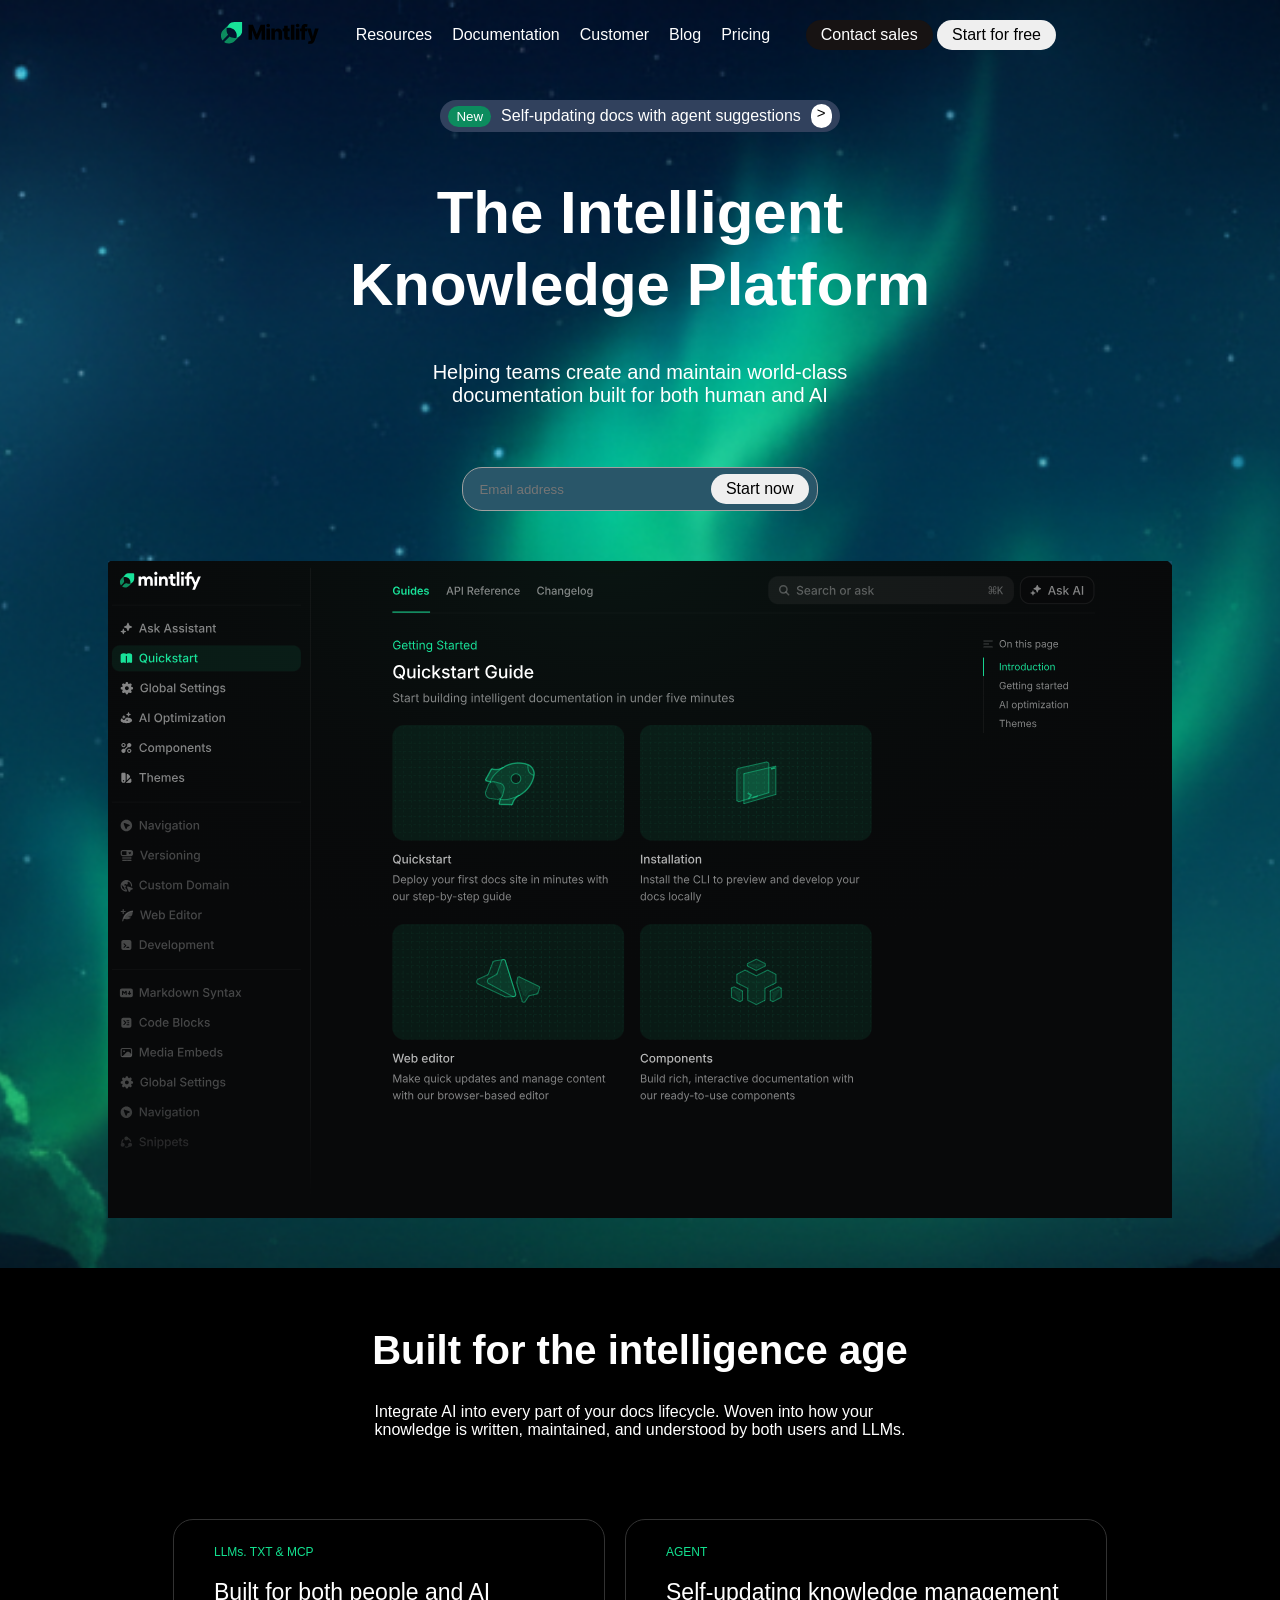
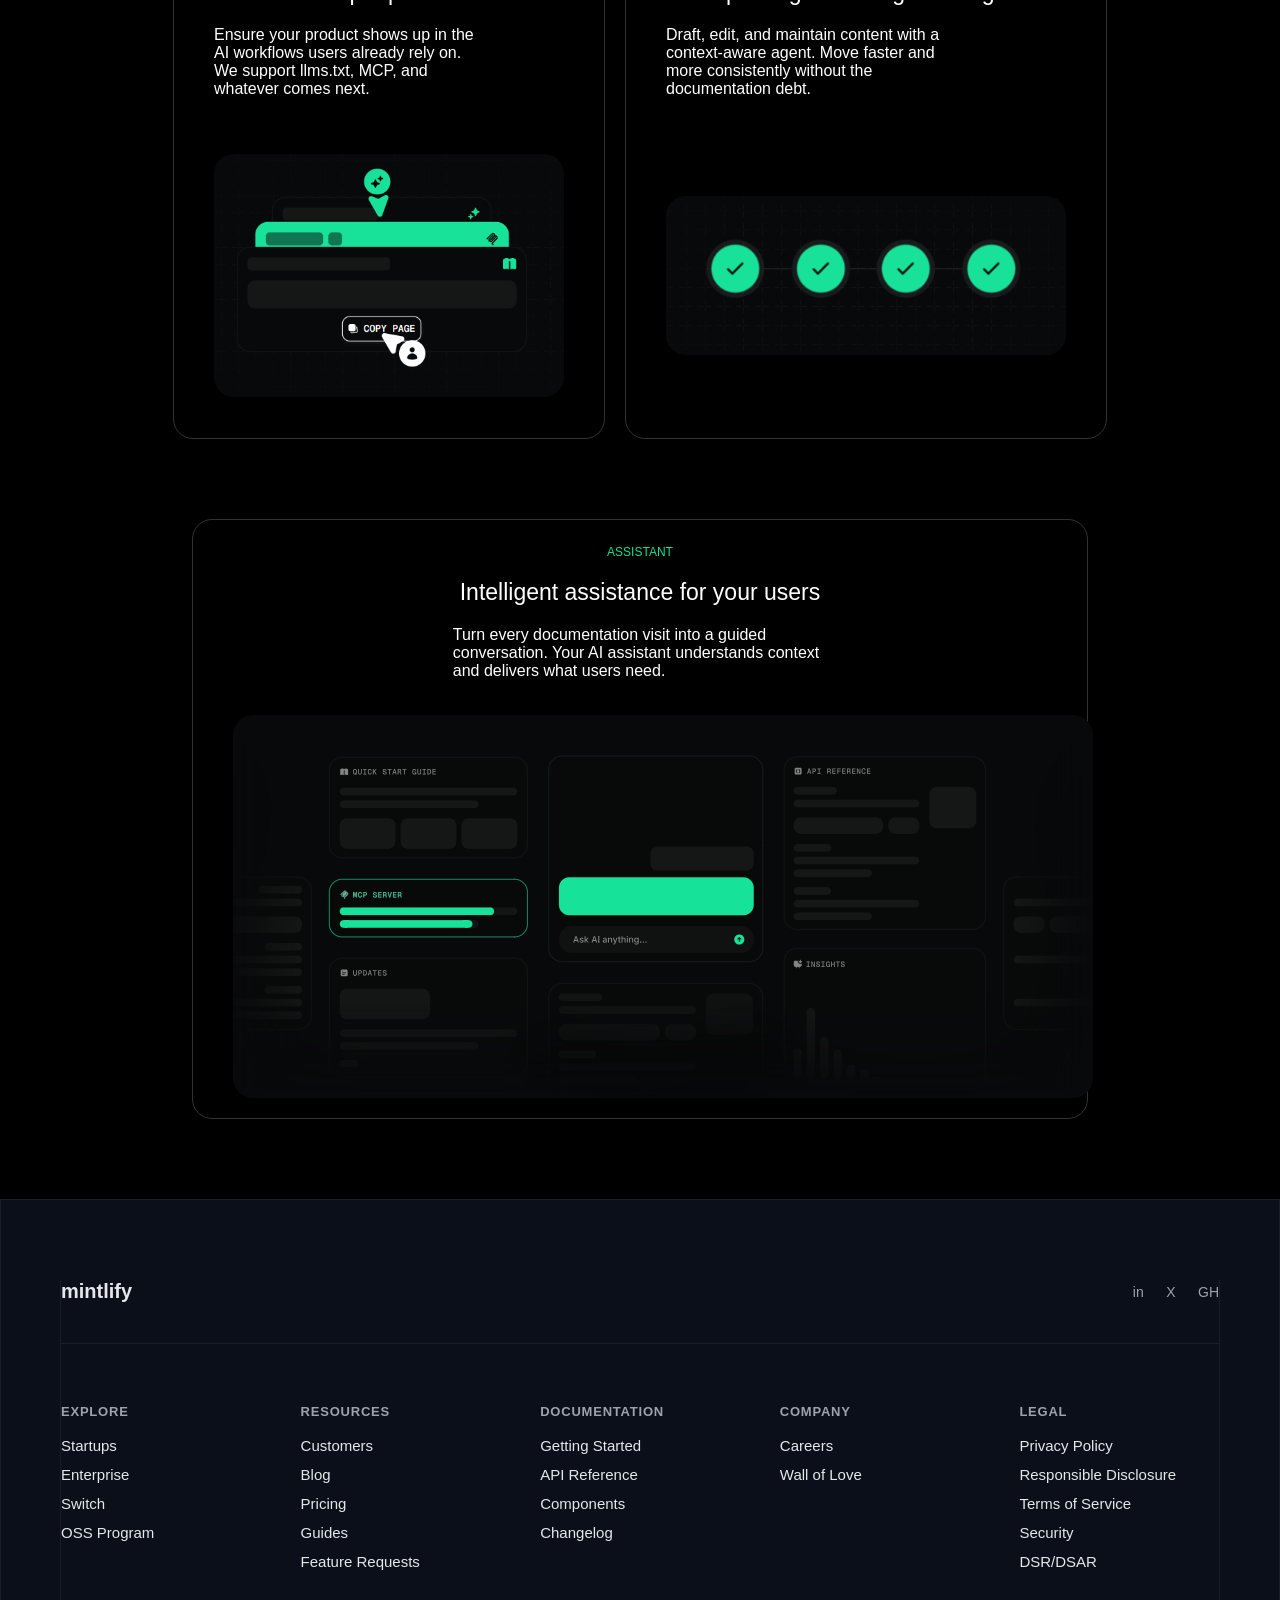
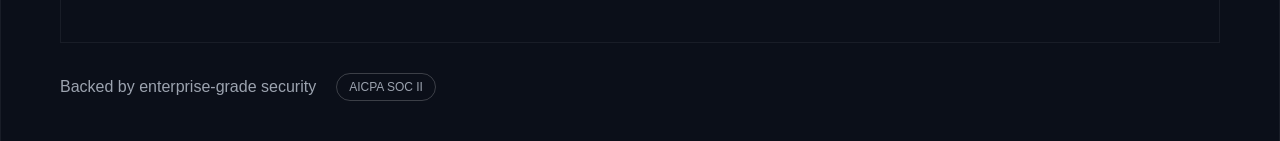
<file: index.html>
<!DOCTYPE html>
<html lang="en">
<head>
    <meta charset="UTF-8">
    <meta name="viewport" content="width=device-width, initial-scale=1.0">
    <title>Mintlify-The Intelligent Documentation</title>
    <link rel="stylesheet" href="style.css">
    
</head>
<body>
    <header>
        <section class="section-1">
            <nav class="navigation">
                <div class="brand">
                    <img src="./logo.svg" alt="" class="brand-name">
                </div>
                <div class="nav-links">
                    <ul>
                        <li><a href="#">Resources</a></li>
                        <li><a href="#">Documentation</a></li>
                        <li><a href="#">Customer</a></li>
                        <li><a href="#">Blog</a></li>
                        <li><a href="#">Pricing</a></li>
                    </ul>
                </div>
                <div class="nav-buttons">
                    <button class="contact-sales">Contact sales</button>
                    <button class="start-cta">Start for free</button>
                </div>
            </nav>
        </section>

        <section class="section-2">
            <div class="hero-container">
                <div class="bar1">
                    <button>New</button>
                    <p>Self-updating docs with agent suggestions</p>
                    <p class="next-icon">></p>
                </div>
                <h1>The Intelligent <br> Knowledge Platform</h1>
                    <p class="desc">Helping teams create and maintain world-class  <br> documentation built for both human and AI</h2>

                    <div class=" bar2">
                        <form action="submit">
                            <input type="email" placeholder="Email address">
                            <button>Start now</button>
                        </form>
                    </div>

                    <img src="./mintlify-image.png" alt="mintlify">
                </div>
                
            </section>

        </header>
        <section class="section2">
            <!-- <img src="./companies.png" alt=""> -->
            <div class="second-container">
            <h2>Built for the intelligence age</h2>
            <p>Integrate AI into every part of your docs lifecycle. Woven into how your<br>knowledge is written, maintained, and understood by both users and LLMs.</p>

            <div class="box">
                <div class="box1">
                    <p class="green-p">LLMs. TXT & MCP</p>
                    <h3>Built for both people and AI</h3>
                    <p id="box1-desc">Ensure your product shows up in the AI workflows users already rely on. We support llms.txt, MCP, and whatever comes next.</p>

                    <img src="./box1.png" alt="box1" width="350px">
                </div>
                <div class="box2">
                    <p class="green-p">AGENT</p>
                    <h3>Self-updating knowledge management</h3>
                    <p id="box2-desc">Draft, edit, and maintain content with a context-aware agent. Move faster and more consistently without the documentation debt.</p>

                    <img src="./box2.png" alt="box2" width="400px">
                </div>
            </div>
            <div class="box3">
                <p class="green-p">ASSISTANT</p>
                <h3>Intelligent assistance for your users</h3>
                <p id="box3-desc">Turn every documentation visit into a guided conversation. Your AI assistant understands context and delivers what users need.</p>

                <img src="./box3.png" alt="box3">
            </div>
            </div>
        </section> 




        <!-- footer -->
        
        <footer class="footer">
  <div class="footer-container">

    <!-- TOP BAR -->
    <div class="footer-top">
      <div class="footer-logo">mintlify</div>

      <div class="footer-social">
        <a href="#">in</a>
        <a href="#">X</a>
        <a href="#">GH</a>
      </div>
    </div>

    <!-- LINK GRID -->
    <div class="footer-grid">

      <div class="footer-col">
        <h4>Explore</h4>
        <a href="#">Startups</a>
        <a href="#">Enterprise</a>
        <a href="#">Switch</a>
        <a href="#">OSS Program</a>
      </div>

      <div class="footer-col">
        <h4>Resources</h4>
        <a href="#">Customers</a>
        <a href="#">Blog</a>
        <a href="#">Pricing</a>
        <a href="#">Guides</a>
        <a href="#">Feature Requests</a>
      </div>

      <div class="footer-col">
        <h4>Documentation</h4>
        <a href="#">Getting Started</a>
        <a href="#">API Reference</a>
        <a href="#">Components</a>
        <a href="#">Changelog</a>
      </div>

      <div class="footer-col">
        <h4>Company</h4>
        <a href="#">Careers</a>
        <a href="#">Wall of Love</a>
      </div>

      <div class="footer-col">
        <h4>Legal</h4>
        <a href="#">Privacy Policy</a>
        <a href="#">Responsible Disclosure</a>
        <a href="#">Terms of Service</a>
        <a href="#">Security</a>
        <a href="#">DSR/DSAR</a>
      </div>

    </div>

    <!-- BOTTOM BAR -->
    <div class="footer-bottom">
      <p>Backed by enterprise-grade security</p>
      <span class="badge">AICPA SOC II</span>
    </div>

  </div>
</footer>

</body>
</html>
</file>
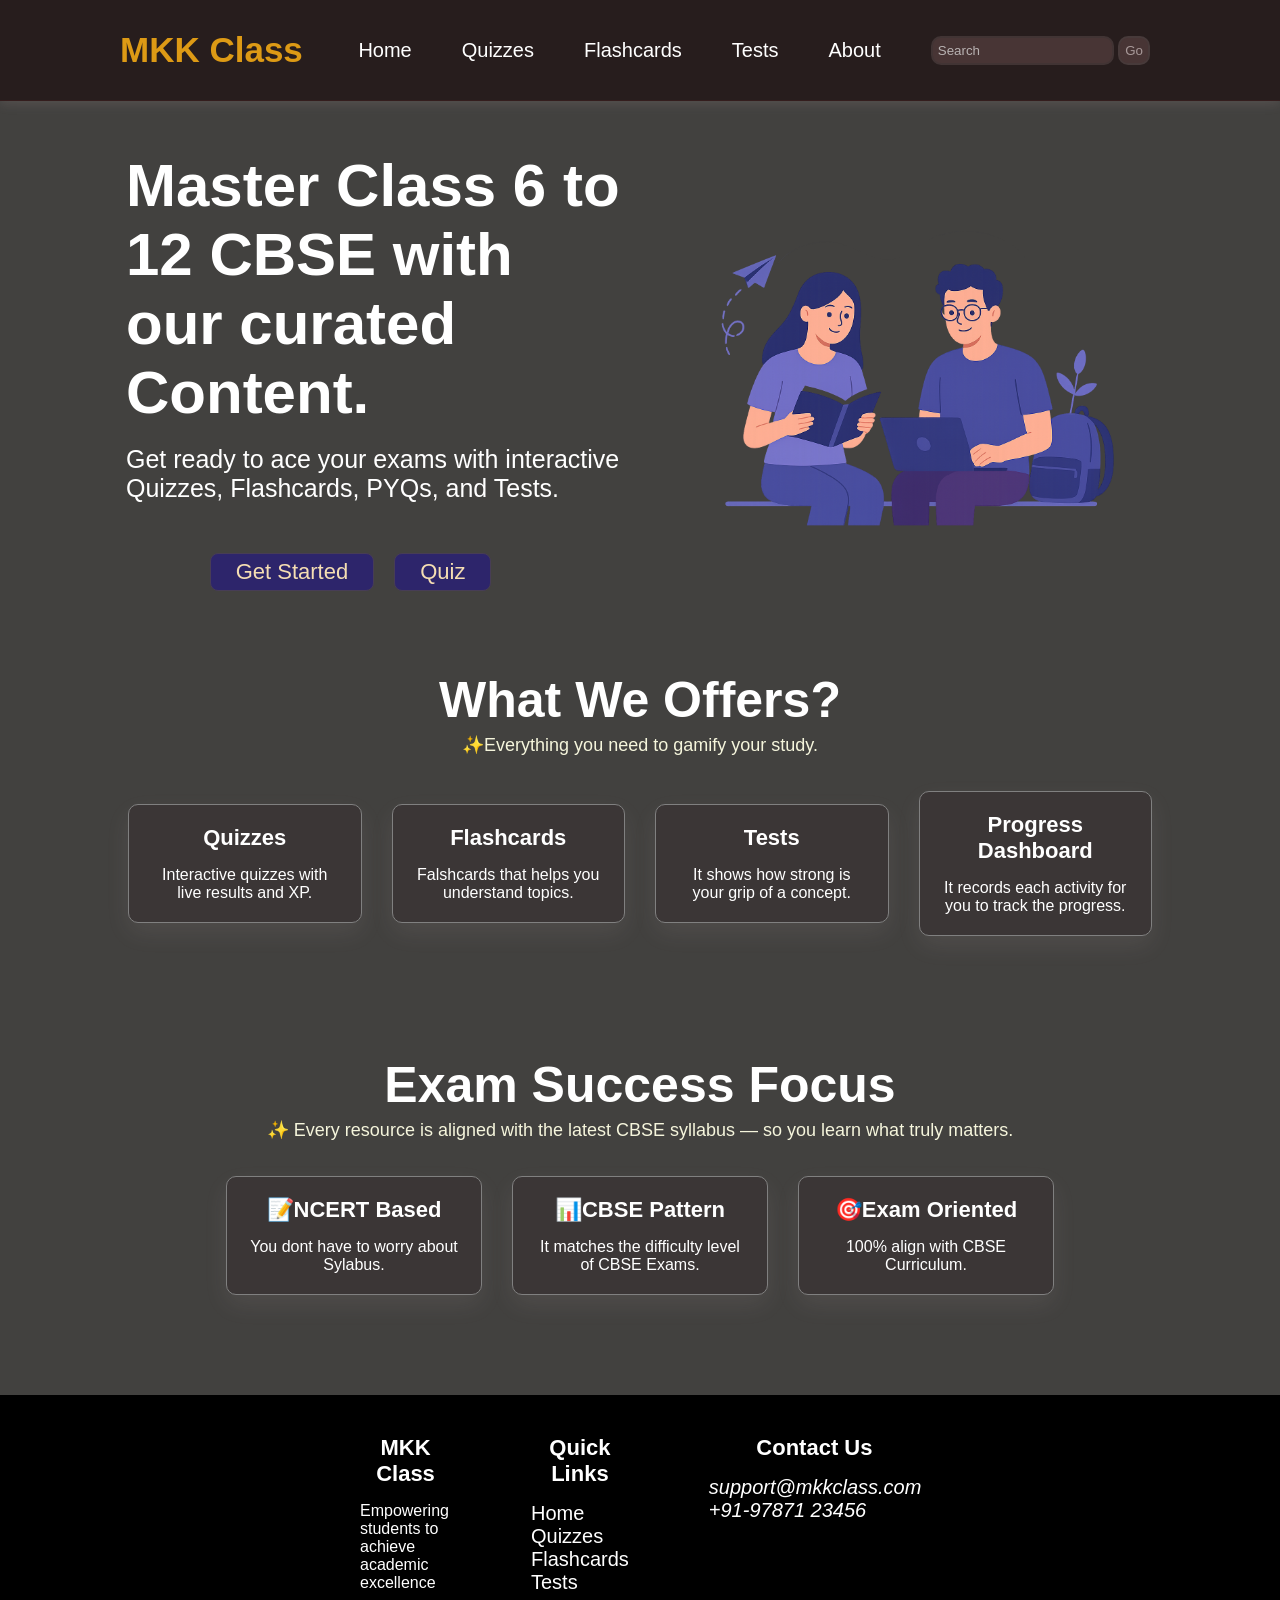
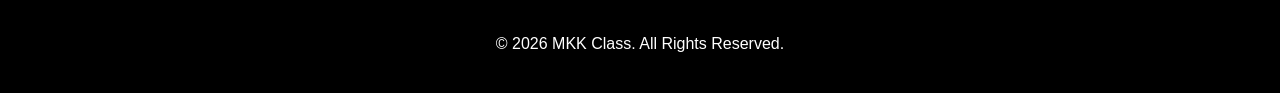
<file: MKK HTML/index.html>
<!DOCTYPE html>
<html lang="en">
<head>
    <meta charset="UTF-8">
    <meta name="viewport" content="width=device-width, initial-scale=1.0">
    <title>MKK Home</title>
    <link rel="stylesheet" href="index.css">
</head>
<body>
    <header>
        <nav class="navigation">
            <div class="logo-text">MKK Class </div>

            <ul class="navigation-lists">
                <li><a href="#">Home</a></li>
                <li><a href="#">Quizzes</a></li>
                <li><a href="#">Flashcards</a></li>
                <li><a href="#">Tests</a></li>
                <li><a href="#">About</a></li>

                <form class="search-container" action="/search" method="get">
                    <input class="search-box" type="text" placeholder="Search" name="search">
                    <button class="submit">Go</button>
                </form>

            </ul>
        </nav>
    </header>

    <main>

        <!-- Section1 -->

        <section class="hero-layout">

            <article class="content-wrapper">
                <h1 id="hero-title"><b>Master Class 6 to 12 CBSE with our curated Content.</b></h1> <br>
                <p id="hero-sub">Get ready to ace your exams with interactive Quizzes, Flashcards, PYQs, and Tests.</p>
                <div class="cta-buttons">
                <a href="#link" class="cta-button">Get Started</a>
                <a href="#link" class="cta-button">Quiz</a>
                </div>
            </article>

            <figure class="image-wrapper">
                <img src="Heropage image.png" alt="Heropage image">
            </figure>

        </section>

        <!-- Section2 -->

        <section class="cards">
            <div class="card-sub">
            <h2>What We Offers?</h2>
            <p>✨Everything you need to gamify your study.</p>
            </div>
            
            <div class="cards-container">

                <div class="card">
                    <h3>Quizzes</h3>
                    <p>Interactive quizzes with live results and XP.</p>
                </div>
                <div class="card">
                    <h3>Flashcards</h3>
                    <p>Falshcards that helps you understand topics.</p>
                </div>
                <div class="card">
                    <h3>Tests</h3>
                    <p>It shows how strong is your grip of a concept.</p>
                </div>
                <div class="card">
                    <h3>Progress Dashboard</h3>
                    <p>It records each activity for you to track the progress.</p>
                </div>

            </div>
        </section>

        <!-- Section3 -->
        <section class="cards">
            <div class="card-sub">
            <h2>Exam Success Focus</h2>
            <p>✨ Every resource is aligned with the latest CBSE syllabus — so you learn what truly matters.</p>
            </div>

            <div class="cards-container">

                <div class="card">
                    <h3>📝NCERT Based</h3>
                    <p>You dont have to worry about Sylabus.</p>
                </div>
                <div class="card">
                    <h3>📊CBSE Pattern</h3>
                    <p>It matches the difficulty level of CBSE Exams.</p>
                </div>
                <div class="card">
                    <h3>🎯Exam Oriented</h3>
                    <p>100% align with CBSE Curriculum.</p>
                </div>

            </div>
        </section>

    </main>

    <footer class="hero-footer">
        <section class="footer-nav">
            <div class="footer-div">
                <h3>MKK Class</h3>
                <p>Empowering students to achieve academic excellence</p>
            </div>
            <div class="footer-div">
                <h3>Quick Links</h3>
                <ul>
                    <li><a href="#">Home</a></li>
                    <li><a href="#">Quizzes</a></li>
                    <li><a href="#">Flashcards</a></li>
                    <li><a href="#">Tests</a></li>
                </ul>
            </div>
            <div class="footer-div">
                <h3>Contact Us</h3>
                <address>
                    <ul>
                        <li><a href="mailto:support@mkkclass.com">support@mkkclass.com</a></li>
                        <li><a href="tel:+91-97871 23456">+91-97871 23456</a></li>
                    </ul>
                </address>
            </div>
        </section>
        <p class="footer-copy">&copy; 2026 MKK Class. All Rights Reserved.</p>
    </footer>

</body>
</html>
</file>
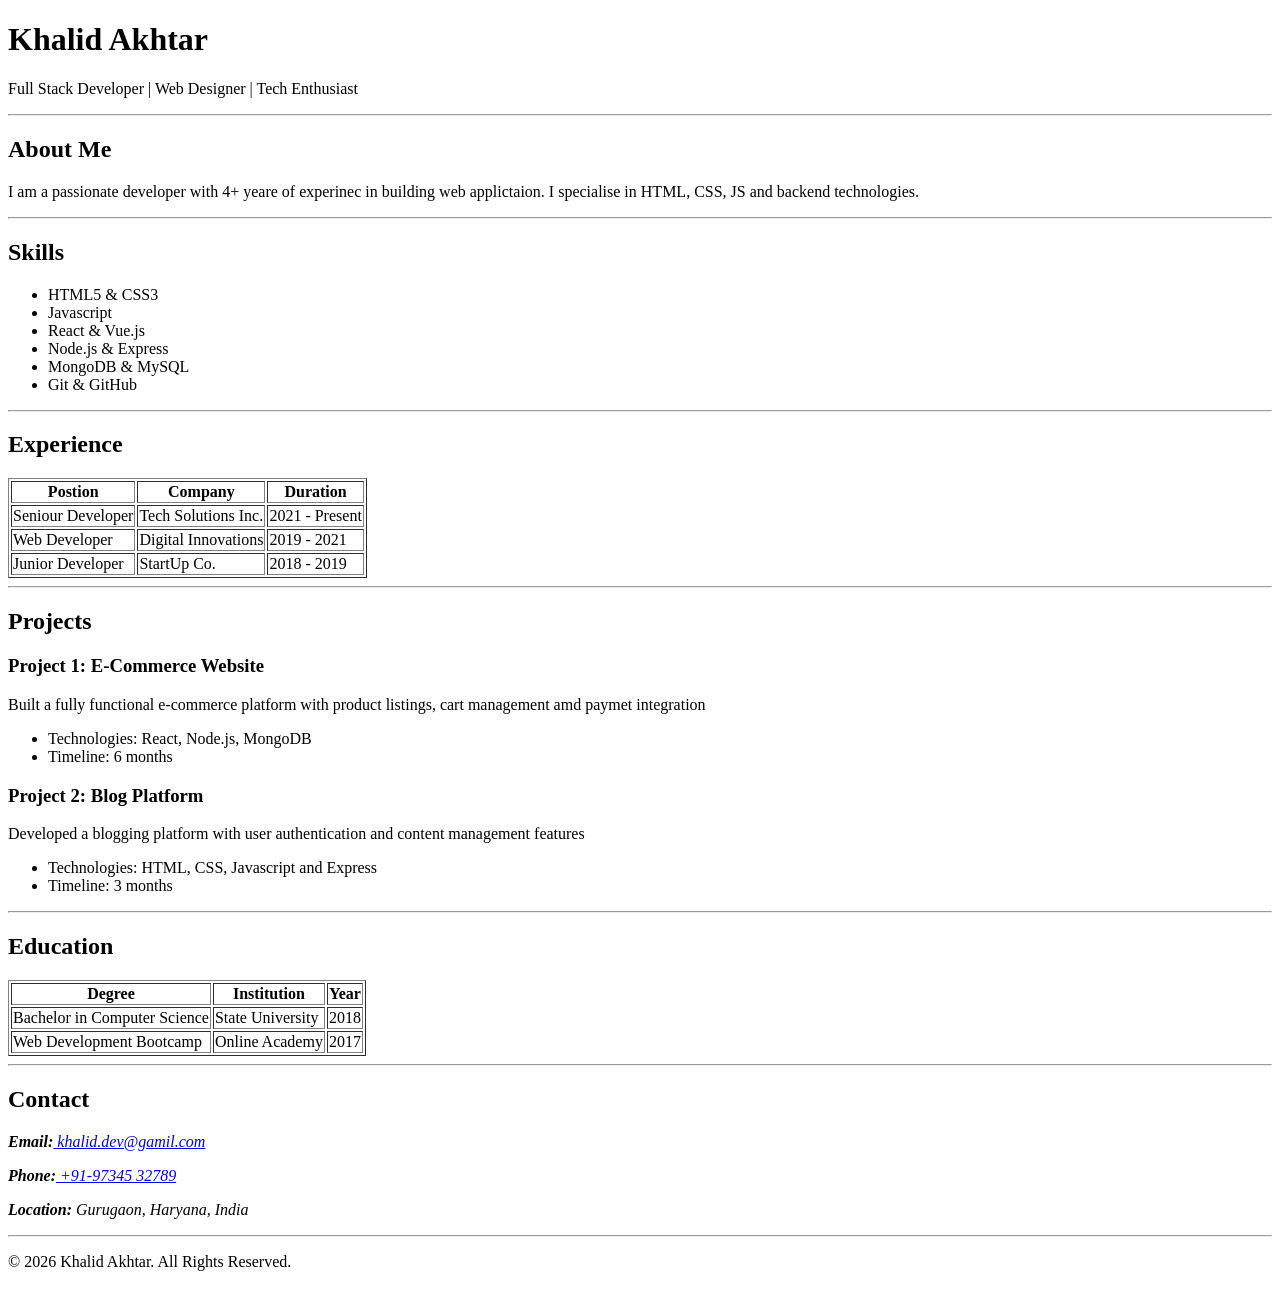
<file: HTML/Khalid Resume.html>
<!DOCTYPE html>
<html lang="en">
<head>
  <meta charset="UTF-8">
  <meta name="viewport" content="width=device-width, initial-scale=1.0">
  <title>Khalid Resume</title>
</head>
<body>
  <header>
    <h1>Khalid Akhtar</h1>
    <p>Full Stack Developer | Web Designer | Tech Enthusiast</p> 
    <hr>
  </header>

  <main>
    <!-- About Me -->
    <section>
      <h2>About Me</h2>
      <p>I am a passionate developer with 4+ yeare of experinec in building web applictaion. I specialise in HTML, CSS, JS and backend technologies.</p>
    </section> <hr>

    <section>
      <!-- Skills -->
      <h2>Skills</h2>
      <ul>
        <li>HTML5 &amp; CSS3</li>
        <li>Javascript</li>
        <li>React &amp; Vue.js</li>
        <li>Node.js &amp; Express</li>
        <li>MongoDB &amp; MySQL</li>
        <li>Git &amp; GitHub</li>
      </ul>
    </section> <hr>

    <section>
      <!-- Experience -->
      <h2>Experience</h2>
       <table border="1">
        <thead>
          <tr>
            <th>Postion</th>
            <th>Company</th>
            <th>Duration</th>
          </tr>
        </thead>
        <tbody>
          <tr>
          <td>Seniour Developer</td>
          <td>Tech Solutions Inc.</td>
          <td>2021 - Present </td>
        </tr>
          <tr>
          <td>Web Developer</td>
          <td>Digital Innovations</td>
          <td>2019 - 2021</td>
        </tr>
          <tr>
          <td>Junior Developer</td>
          <td>StartUp Co.</td>
          <td>2018 - 2019 </td>
        </tr>
        </tbody>
       </table>
    </section> <hr>

    <section>
      <!-- Projects -->
      <h2>Projects</h2>
      <article>
        <h3>Project 1: E-Commerce Website</h3>
        <p>Built a fully functional e-commerce platform with product listings, cart management amd paymet integration</p>
        <ul>
          <li>Technologies: React, Node.js, MongoDB</li>
          <li>Timeline: 6 months</li>
        </ul>
      </article>

      <article>
        <h3>Project 2: Blog Platform</h3>
        <p>Developed a blogging platform with user authentication and content management features</p>
        <ul>
          <li>Technologies: HTML, CSS, Javascript and Express</li>
          <li>Timeline: 3 months</li>
        </ul>
      </article>
    </section> <hr>

    <!-- Education -->
    <section>
      <h2>Education</h2>
       <table border="1">
        <thead>
          <tr>
            <th>Degree</th>
            <th>Institution</th>
            <th>Year</th>
          </tr>
        </thead>
        <tbody>
          <tr>
          <td>Bachelor in Computer Science</td>
          <td>State University</td>
          <td>2018 </td>
        </tr>
          <tr>
          <td>Web Development Bootcamp</td>
          <td>Online Academy</td>
          <td>2017</td>
        </tr>
        </tbody>
       </table>
    </section> <hr>

    <!-- Contact -->
    <section>
      <h2>Contact</h2>
       <address>
        <p><strong>Email:</strong><a href="mailto:khalid.dev@gamil.com"> khalid.dev@gamil.com</a></p>
        <p><strong>Phone:</strong><a href="tel:+91-97345 32789"> +91-97345 32789</a></p>
        <p><strong>Location:</strong> Gurugaon, Haryana, India</p>
       </address>
    </section><hr>
  </main>

  <footer>
    <p>&copy; 2026 Khalid Akhtar. All Rights Reserved.</p>
  </footer><br>
</body>
</html>
</file>
<file: style.css>
*{
    margin: 0;
    padding: 0;
    box-sizing: border-box;
}

body{
    background-color: black;
    font-family: 'Segoe UI', Tahoma, Geneva, Verdana, sans-serif;
    background: url(./heropage.png);
    background-position: center;
    background-size: cover;
    background-repeat: no-repeat;
    height: 185vh;
    
}

.brand img{
    width: 100px;
}

.section-1 {
    margin: 0 120px;
    

}

.navigation{
    width: 90%;
    display: flex;
    justify-content: space-between;
    align-items: center;
    margin: 20px 0;
    position: sticky;
    top: 0;
}
nav{
    position: sticky;
    top: 0;
}

.brand img{
    margin-left: 100px;
}

.nav-links ul{
    display: flex;
    justify-content: center;
    align-items: center;
    gap: 20px;
}

.nav-links li{
    list-style: none;
}
.nav-links a{
    text-decoration: none;
    list-style: none;
    color: #ffffff;
}

.nav-buttons button{
    font-size: 16px;
    font-weight: 500;
    padding: 6px 15px;
    border-radius: 20px;
    border: none;
}

.contact-sales{
    background-color: rgb(23, 19, 19);
    color: #ffffff;
}


.hero-container{
    display: flex;
    flex-direction: column;
    justify-content: center;
    align-items: center;
    margin: 50px auto;
}

.bar1{
    display: flex;
    justify-content: center;
    align-items: center;
    gap: 10px;
    background-color:#31415d;
    color: #ffffff;
    padding: 4px 8px;
    border-radius: 20px;
    margin-bottom: 15px;
}

.bar1 button{
    background-color: #0C8C5E;
    color: #ffffff;
    padding: 3px 8px;
    border: none;
    border-radius: 20px;
}

.next-icon{
    background-color: #ffffff;
    color: #000000;
    border: none;
    padding: 0.1px 6px;
    border-radius: 50px;
    height: 24px;
    font-size: 15px;
}

h1{
    font-size: 60px;
    color: #ffffff;
    text-align: center;
    margin: 30px auto;
    line-height: 1.2;
}

.desc{
    font-size: 20px;
    font-weight: 200px;
    color: #ffffff;
    text-align: center;
    margin: 10px auto;
}

.bar2{
    display: flex;
    justify-content: center;
    align-items: center;
    gap: 10px;
    background-color:#295669;
    color: #ffffff;
    padding:6px 8px;
    border-radius: 20px;
    border: 1px solid #a0a0a0;
    margin: 50px auto;
}

input{
    background-color:#295669;
    border:none;
    padding: 4px 8px;
}

.bar2 button{
    font-size: 16px;
    font-weight: 500;
    padding: 6px 15px;
    border-radius: 20px;
    border: none;
    margin-left: 50px;
}


.section2{
background-color: #000000;
color: #ffffff;
}

.second-container{
    display: flex;
    flex-direction: column;
    justify-content: center;
    align-items: center;
    gap: 30px;
    margin-top: 50px;
}

.box{
    display: flex;
    justify-content: center;
    align-items: center;
    gap: 20px;
    margin: 50px;
    width: 70%;
}

.box1, .box2{
    border: 1px solid rgb(50, 50, 50);
    border-radius: 20px;
    padding: 5px 40px;
    display: flex;
    flex-direction: column;
    gap: 20px;
    height: 520px;
    width: 70%;
}

.box2 img{
    margin-top: 40px;
    border-radius: 20px;
    margin: auto;
}

.box1 img{
    border-radius: 20px;
    margin: auto;
}

.box3 img{
    border-radius: 20px;
    margin: auto;
}




.box1 h3{
    font-size: 23px;
    font-weight: 500;
}

.box2 h3{
    font-size: 23px;
    font-weight: 500;
}

.box3 h3{
    font-size: 23px;
    font-weight: 500;
}

#box1-desc {
    width: 75%;
    font-size: 16px;
}

#box2-desc{
    width: 75%;
    font-size: 16px;
}

#box3-desc{
    font-size: 16px;
    width: 46%;
}

.box3{
    border: 1px solid rgb(50, 50, 50);
    border-radius: 20px;
    padding: 5px 40px;
    display: flex;
    flex-direction: column;
    justify-content: center;
    align-items: center;
    gap: 20px;
    height: 600px;
    width: 70%; 
    margin-bottom: 80px; 
}

.green-p{
    color: #13E290;
    font-size: 12px;
    font-weight: 500;
    margin-top: 20px;
}

.second-container h2{
    font-size: 40px;
    padding-top: 40px;
    margin-top: 20px;
}


/* footer */

.footer {
  background: #0b0f19;
  border-top: 1px solid rgba(255,255,255,0.06);
  border-left: 1px solid rgba(255,255,255,0.06);
  border-right: 1px solid rgba(255,255,255,0.06);
  padding: 80px 0 40px;
  color: #e5e7eb;
}

.footer-container {
  max-width: 1200px;
  margin: auto;
  padding: 0 20px;
}

/* TOP BAR */
.footer-top {
  display: flex;
  justify-content: space-between;
  align-items: center;
  padding-bottom: 40px;
  border-left: 1px solid rgba(255,255,255,0.06);
  border-right: 1px solid rgba(255,255,255,0.06);
  border-bottom: 1px solid rgba(255,255,255,0.06);
}

.footer-logo {
  font-size: 20px;
  font-weight: 600;
}

.footer-social a {
  margin-left: 18px;
  color: #9ca3af;
  text-decoration: none;
  font-size: 14px;
}

/* GRID */
.footer-grid {
  display: grid;
  grid-template-columns: repeat(5, 1fr);
  gap: 40px;
  padding: 60px 0;
border-left: 1px solid rgba(255,255,255,0.06);
  border-right: 1px solid rgba(255,255,255,0.06);
}

.footer-col h4 {
  font-size: 13px;
  text-transform: uppercase;
  letter-spacing: 0.06em;
  color: #9ca3af;
  margin-bottom: 18px;
}

.footer-col a {
  display: block;
  color: #e5e7eb;
  text-decoration: none;
  font-size: 15px;
  margin-bottom: 12px;
}

/* BOTTOM BAR */
.footer-bottom {
  display: flex;
  align-items: center;
  gap: 20px;
  border-top: 1px solid rgba(255,255,255,0.06);
  padding-top: 30px;
  color: #9ca3af;
}

.badge {
  border: 1px solid rgba(255,255,255,0.2);
  padding: 6px 12px;
  border-radius: 20px;
  font-size: 12px;
}
</file>
<file: MKK HTML/index.css>
*{
    font-family: 'Segoe UI', Tahoma, Geneva, Verdana, sans-serif;
    margin: 0;
    padding: 0;
    box-sizing: border-box;
    max-width: 100%;
}

body{
    background-color: rgb(66, 65, 63);
    color: white;
}

.navigation{
    display: flex;
    align-items: center;
    justify-content: space-between;
    height: 100%;
    padding: 30px 100px;
    background-color: rgb(39, 29, 29);
    border-bottom: 1px solid rgb(52, 29, 29);
    box-shadow: 0 4px 10px rgba(215, 179, 179, 0.12);
}

.navigation-lists{
    display: flex;
    justify-content: center;
    align-items: center;
    margin-right: 30px;
    gap: 50px;
}

.logo-text{
    font-size: 35px;
    font-weight: 700;
    color: rgb(221, 154, 21);
    cursor: pointer;
    margin-left: 20px;
}

.logo-text:hover{
    font-weight: 730;
    color: rgb(227, 162, 34);
    cursor: pointer;
    margin-left: 24px;
}


nav:hover{
    background-color: rgb(49, 37, 37);
}

li{
    list-style: none;
}

a{
    text-decoration: none;
    color: rgb(255, 255, 255);
    font-size: 20px;
}

a:hover{
    color: orange;
}

input{
    background-color: rgb(72, 53, 53);
    padding: 5px;
    border: 2px solid rgb(65, 52, 52);
    border-radius: 10px;
}

input:hover{
    background-color: rgb(76, 66, 66);
}

input::placeholder{
    color: rgb(184, 178, 178);
}


button{
    background-color: rgb(72, 53, 53);
    color: rgb(168, 153, 153);
    padding: 5px;
    border: 2px solid rgb(71, 58, 58);
    border-radius: 10px;
}

button:hover{
    background-color: rgb(56, 49, 46);
    color: rgb(221, 221, 237);
}

.cta-buttons{
    display: flex;
    align-items: center;
    justify-content: center;
    margin-right: 50px;
}

.cta-button{
    background-color: rgb(45, 37, 107);
    border: 1px solid rgb(71, 61, 85);
    border-radius: 8px;
    padding: 5px 25px;
    margin: 10px;
    color: wheat;
    font-size: 22px;
}

.cta-button:hover{
    background-color: rgb(101, 67, 5);
    border: 1px solid rgb(99, 65, 1);
    color: rgb(187, 188, 215);
}


.hero-layout{
    display: flex;
    align-items: center;
    justify-content: center;
    gap: 10px;
    box-sizing: border-box;
    padding: 10px 20px;
    max-width: 85%;
    margin: auto;
}

.content-wrapper{
    width: 50%;
    padding: 40px 10px;
}

.image-wrapper{
    width: 50%;
    height: auto;
}

h1{
    font-size: 60px;
}

#hero-sub{
    font-size: 25px;
    margin-bottom: 40px;
}

h2{
    text-align: center;
    margin-top: 20px;
    margin-bottom: 5px;
    font-size: 50px;
}

h3{
    text-align: center;
    font-size: 22px;
    margin-bottom: 15px;
}

h3:hover{
    transform: scale(1.1);
    transition: transform 3s ease, box-shadow 0.3 ease;
}

.card-sub p{
    font-size: 18px;
    text-align: center;
    color: beige;margin-bottom: 35px;
}


.cards-container{
    display: flex;
    align-items: center;
    justify-content: center;
    gap: 30px;
    width: 80%;
    margin: auto;
    box-sizing: border-box;
}

.card{
    background-color: rgb(59, 54, 54);
    margin-bottom: 100px;
    padding: 20px;
    width: 25%;
    border: 1px solid grey;
    border-radius: 10px;
    text-align: center;
    box-shadow: 0 10px 25px rgba(241, 223, 223, 0.08);
}

.hero-footer{
    background-color: black;

}

.footer-nav{
     display: flex;
    align-items: center;
    justify-content: space-between;
    width: 50%;
    margin: auto;
}

.footer-div{
    margin: 40px;
    width: 33%;
    height: 50px;
}

.footer-div p{
    text-align: left;
}
.footer-div ul{
    text-align: left;
}

.footer-copy{
    text-align: center;
    margin-top: 10px;
    padding-top: 100px;
    padding-bottom: 40px;
}

@media(max-width: 768px){

    .hero-layout{
        flex-direction: column;
        text-align: center;
    }

    .content-wrapper , .image-wrapper {
        width: 100%;
    }

    #hero-title{
        font-size: 40px;
    }

    #hero-sub{
        font-size: 18px;
    }
}
</file>
